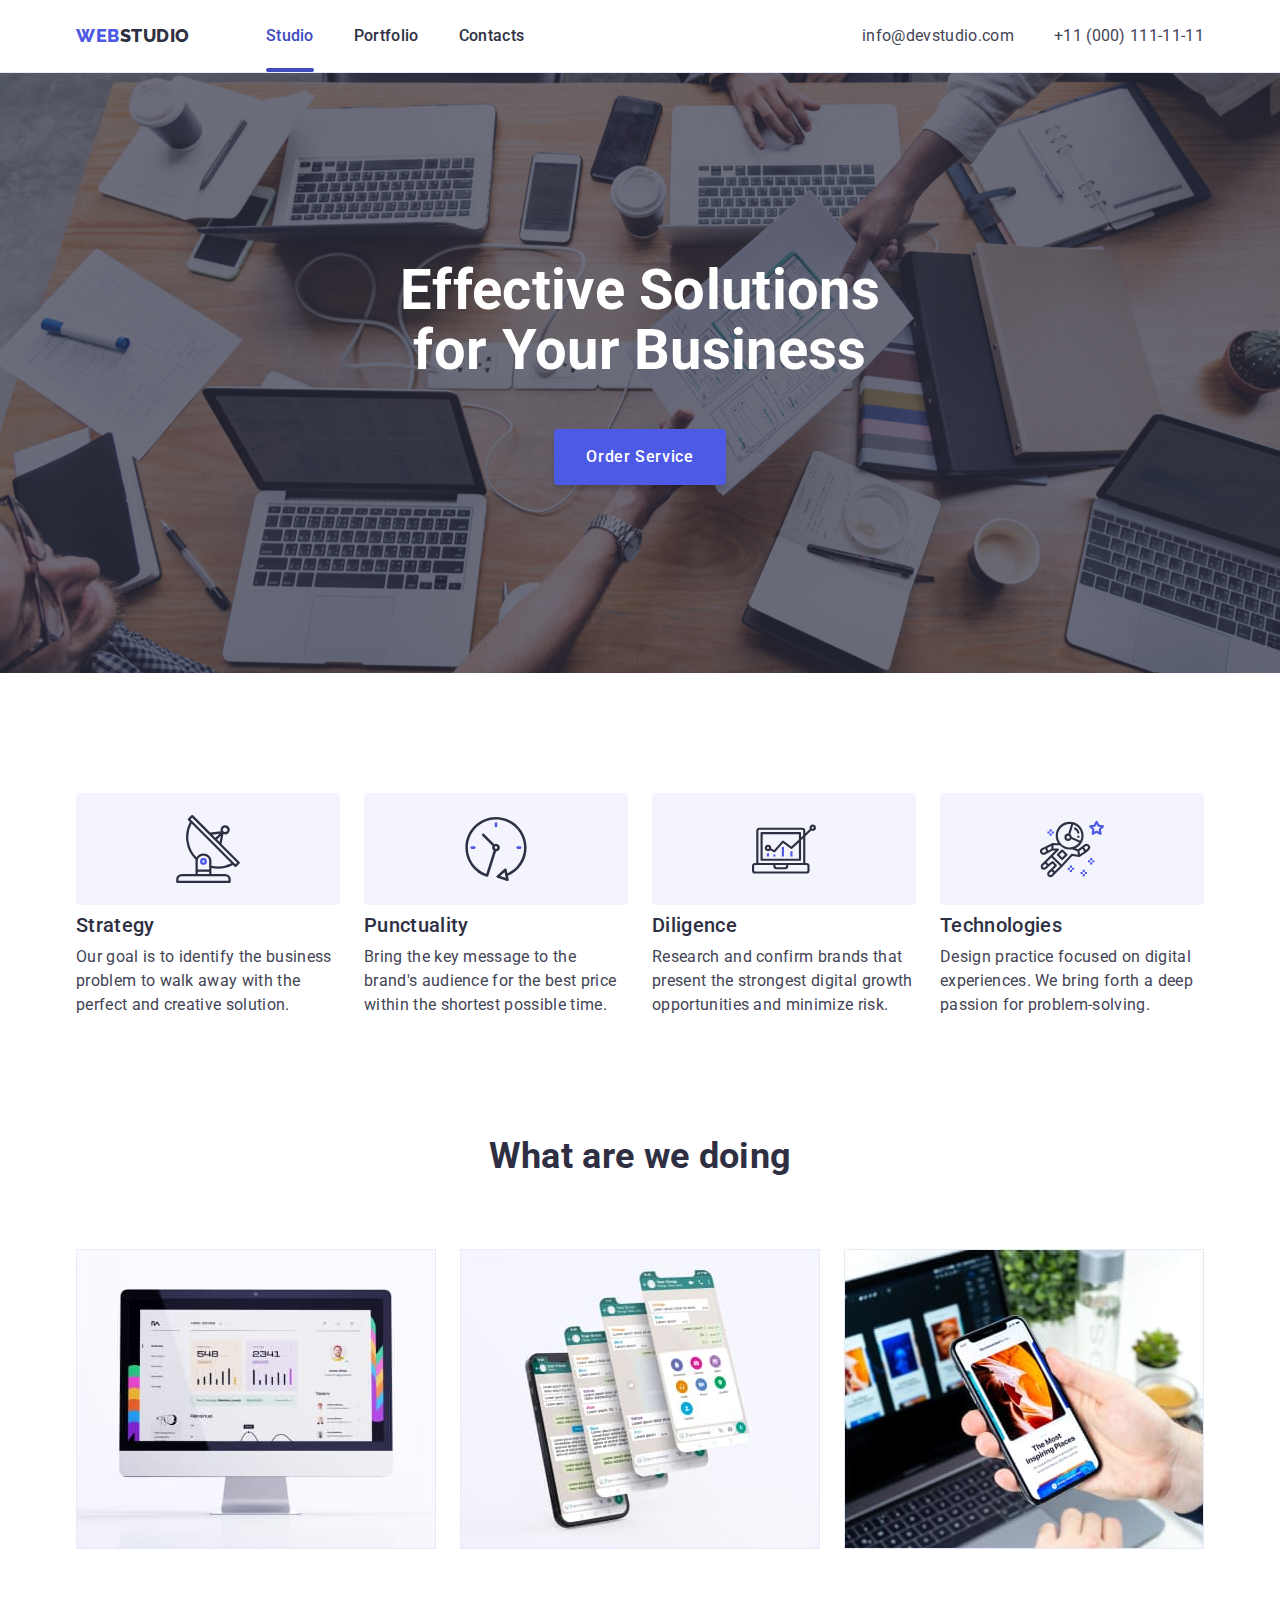
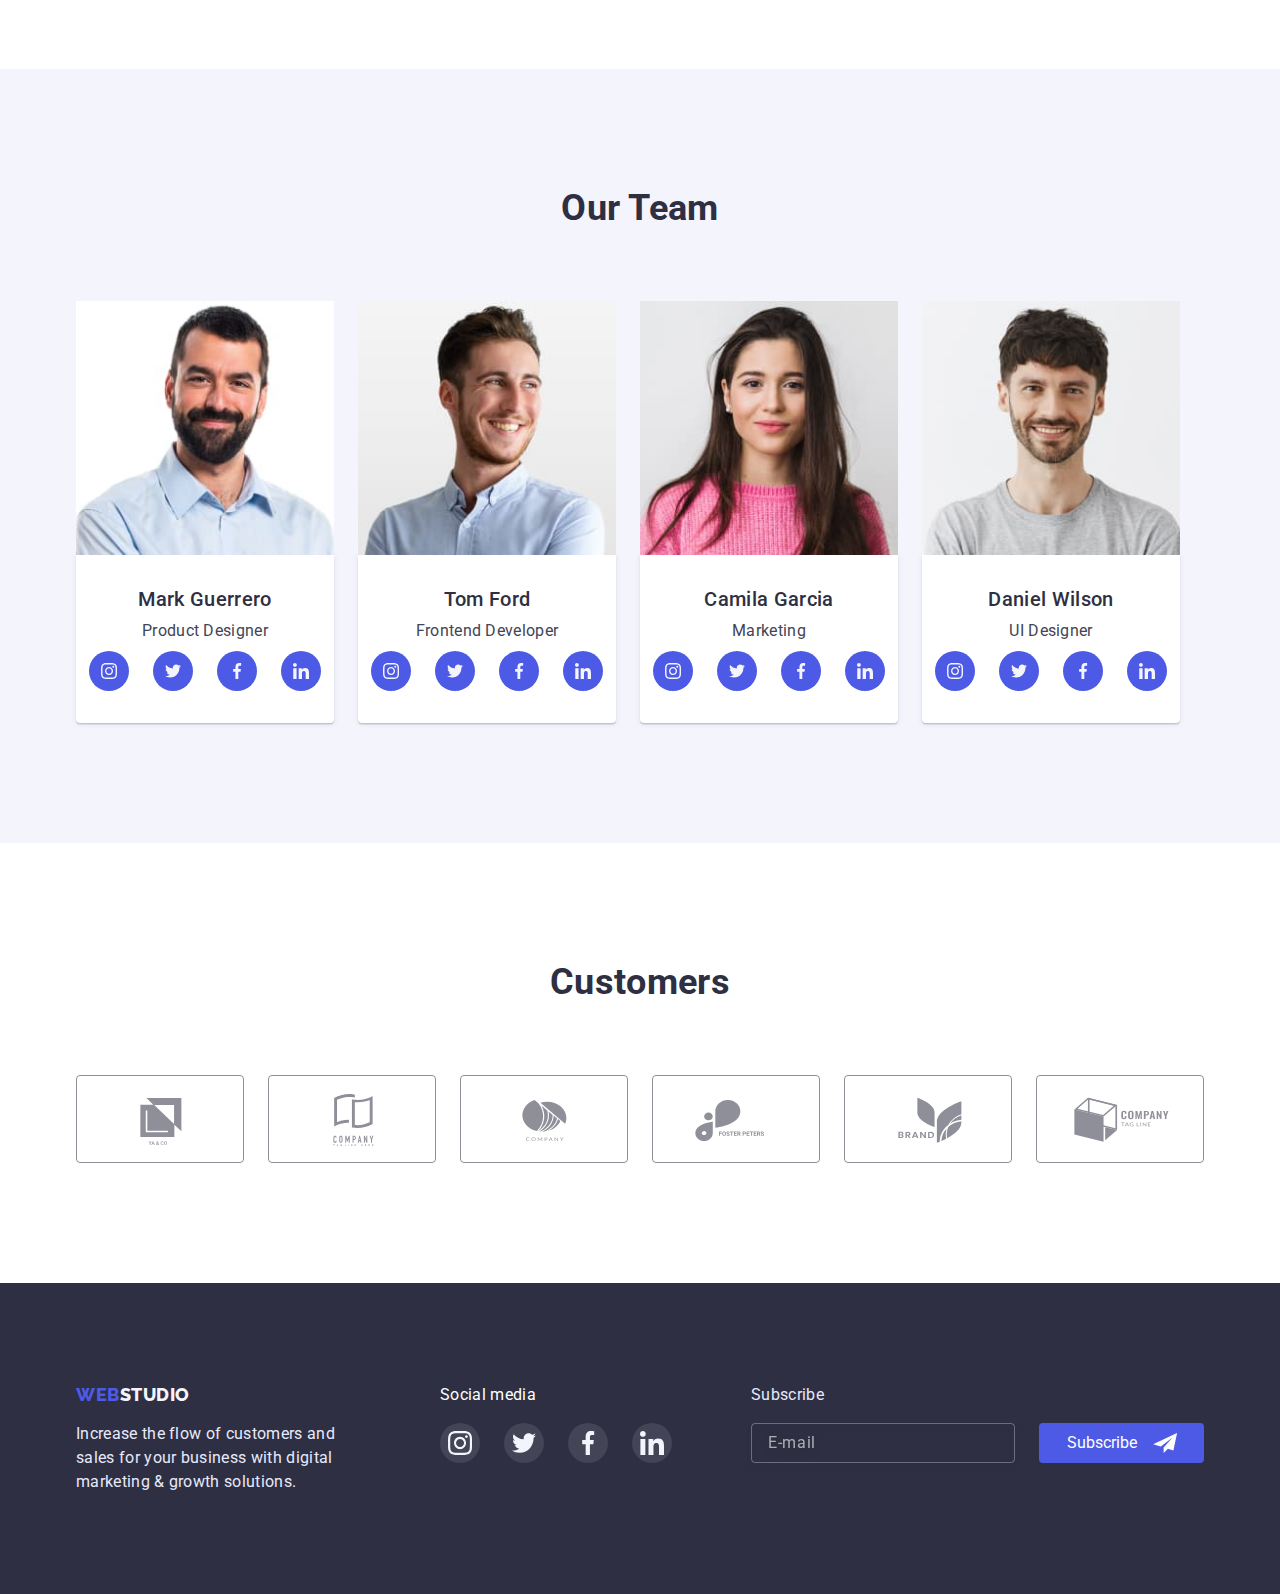
<file: index.html>
<!DOCTYPE html>
<html lang="en">
  <head>
    <meta charset="UTF-8" />
    <meta http-equiv="X-UA-Compatible" content="IE=edge" />
    <meta name="viewport" content="width=device-width, initial-scale=1.0" />
    <title>Document</title>
    <link rel="preconnect" href="https://fonts.googleapis.com" />
    <link rel="preconnect" href="https://fonts.gstatic.com" crossorigin />
    <link
      href="https://fonts.googleapis.com/css2?family=Raleway:wght@800&family=Roboto:wght@400;500;700;900&display=swap"
      rel="stylesheet"
    />
    <link
      rel="stylesheet"
      href="https://cdnjs.cloudflare.com/ajax/libs/modern-normalize/1.0.0/modern-normalize.min.css"
    />
    <link rel="stylesheet" href="./css/styles.css" />
  </head>
  <body>
    <!-- Header -->
    <header class="page-header">
      <div class="container header-flex">
        <nav class="header-flex">
          <a href="./index.html" class="logo link"> <span>Web</span>Studio</a>
          <ul class="site-nav list">
            <li class="item"><a href="" class="link current">Studio</a></li>
            <li class="item">
              <a href="./portfolio.html" class="link">Portfolio</a>
            </li>
            <li class="item"><a href="" class="link">Contacts</a></li>
          </ul>
        </nav>
        <address class="contacts">
          <ul class="contacts list">
            <li class="item">
              <a href="mailto:info@devstudio.com" class="link"
                >info@devstudio.com</a
              >
            </li>
            <li class="item">
              <a href="tel:+110001111111" class="link">+11 (000) 111-11-11</a>
            </li>
          </ul>
        </address>
      </div>
    </header>
    <!-- Main -->
    <main>
      <!-- Image Hero -->
      <section class="hero">
        <div class="container">
          <h1 class="hero-title">Effective Solutions for Your Business</h1>
          <button type="button" class="button btn-order" data-modal-open>
            Order Service
          </button>
        </div>
      </section>
      <!-- Features section -->
      <section class="section">
        <div class="container">
          <h2 class="visually-hidden">Features</h2>
          <ul class="feature-list list">
            <li class="feature-item item">
              <h3 class="title">Strategy</h3>
              <p class="text">
                Our goal is to identify the business problem to walk away with
                the perfect and creative solution.
              </p>
            </li>
            <li class="feature-item item">
              <h3 class="title">Punctuality</h3>
              <p class="text">
                Bring the key message to the brand's audience for the best price
                within the shortest possible time.
              </p>
            </li>
            <li class="feature-item item">
              <h3 class="title">Diligence</h3>
              <p class="text">
                Research and confirm brands that present the strongest digital
                growth opportunities and minimize risk.
              </p>
            </li>
            <li class="feature-item item">
              <h3 class="title">Technologies</h3>
              <p class="text">
                Design practice focused on digital experiences. We bring forth a
                deep passion for problem-solving.
              </p>
            </li>
          </ul>
        </div>
      </section>
      <!-- "What are we doing" section -->
      <section class="section section-top">
        <div class="container">
          <h2 class="section-title">What are we doing</h2>
          <ul class="skills-list list">
            <li class="skills-item">
              <img
                src="./images/skills/img-1.jpg"
                alt="Imac"
                width="360"
                height="300"
              />
            </li>
            <li class="skills-item">
              <img
                src="./images/skills/img-2.jpg"
                alt="application"
                width="360"
                height="300"
              />
            </li>
            <li class="skills-item">
              <img
                src="./images/skills/img-3.jpg"
                alt="phone"
                width="360"
                height="300"
              />
            </li>
          </ul>
        </div>
      </section>
      <!-- Our Team section -->
      <section class="section section-bg">
        <div class="container">
          <h2 class="team-title section-title">Our Team</h2>
          <ul class="team-list list">
            <li class="team-item">
              <img
                src="./images/employees/mark-guerrero.jpg"
                alt="Photo Mark Guerrero"
                width="264"
                height="260"
              />
              <div class="team-card">
                <h3 class="title">Mark Guerrero</h3>
                <p class="text">Product Designer</p>
                <ul class="sm-list list">
                  <li class="sm-item">
                    <a href="https://www.instagram.com/" class="sm-link">
                      <svg class="sm-link-icon" width="16" height="16">
                        <use
                          href="./images/icons/symbol-defs.svg#icon-instagram"
                        ></use>
                      </svg>
                    </a>
                  </li>
                  <li class="sm-item">
                    <a href="https://twitter.com/" class="sm-link">
                      <svg class="sm-link-icon" width="16" height="16">
                        <use
                          href="./images/icons/symbol-defs.svg#icon-twitter"
                        ></use>
                      </svg>
                    </a>
                  </li>
                  <li class="sm-item">
                    <a href="https://www.facebook.com/" class="sm-link">
                      <svg class="sm-link-icon" width="16" height="16">
                        <use
                          href="./images/icons/symbol-defs.svg#icon-facebook"
                        ></use>
                      </svg>
                    </a>
                  </li>
                  <li class="sm-item">
                    <a href="https://www.linkedin.com/" class="sm-link">
                      <svg class="sm-link-icon" width="16" height="16">
                        <use
                          href="./images/icons/symbol-defs.svg#icon-linkedin"
                        ></use>
                      </svg>
                    </a>
                  </li>
                </ul>
              </div>
            </li>
            <li class="team-item">
              <img
                src="./images/employees/tom-ford.jpg"
                alt="Photo Tom Ford"
                width="264"
                height="260"
              />
              <div class="team-card">
                <h3 class="title">Tom Ford</h3>
                <p class="text">Frontend Developer</p>
                <ul class="sm-list list">
                  <li class="sm-item">
                    <a href="https://www.instagram.com/" class="sm-link">
                      <svg class="sm-link-icon" width="16" height="16">
                        <use
                          href="./images/icons/symbol-defs.svg#icon-instagram"
                        ></use>
                      </svg>
                    </a>
                  </li>
                  <li class="sm-item">
                    <a href="https://twitter.com/" class="sm-link">
                      <svg class="sm-link-icon" width="16" height="16">
                        <use
                          href="./images/icons/symbol-defs.svg#icon-twitter"
                        ></use>
                      </svg>
                    </a>
                  </li>
                  <li class="sm-item">
                    <a href="https://www.facebook.com/" class="sm-link">
                      <svg class="sm-link-icon" width="16" height="16">
                        <use
                          href="./images/icons/symbol-defs.svg#icon-facebook"
                        ></use>
                      </svg>
                    </a>
                  </li>
                  <li class="sm-item">
                    <a href="https://www.linkedin.com/" class="sm-link">
                      <svg class="sm-link-icon" width="16" height="16">
                        <use
                          href="./images/icons/symbol-defs.svg#icon-linkedin"
                        ></use>
                      </svg>
                    </a>
                  </li>
                </ul>
              </div>
            </li>
            <li class="team-item">
              <img
                src="./images/employees/camila-garcia.jpg"
                alt="Photo Camila Garcia"
                width="264"
                height="260"
              />
              <div class="team-card">
                <h3 class="title">Camila Garcia</h3>
                <p class="text">Marketing</p>
                <ul class="sm-list list">
                  <li class="sm-item">
                    <a href="https://www.instagram.com/" class="sm-link">
                      <svg class="sm-link-icon" width="16" height="16">
                        <use
                          href="./images/icons/symbol-defs.svg#icon-instagram"
                        ></use>
                      </svg>
                    </a>
                  </li>
                  <li class="sm-item">
                    <a href="https://twitter.com/" class="sm-link">
                      <svg class="sm-link-icon" width="16" height="16">
                        <use
                          href="./images/icons/symbol-defs.svg#icon-twitter"
                        ></use>
                      </svg>
                    </a>
                  </li>
                  <li class="sm-item">
                    <a href="https://www.facebook.com/" class="sm-link">
                      <svg class="sm-link-icon" width="16" height="16">
                        <use
                          href="./images/icons/symbol-defs.svg#icon-facebook"
                        ></use>
                      </svg>
                    </a>
                  </li>
                  <li class="sm-item">
                    <a href="https://www.linkedin.com/" class="sm-link">
                      <svg class="sm-link-icon" width="16" height="16">
                        <use
                          href="./images/icons/symbol-defs.svg#icon-linkedin"
                        ></use>
                      </svg>
                    </a>
                  </li>
                </ul>
              </div>
            </li>
            <li class="team-item">
              <img
                src="./images/employees/daniel-wilson.jpg"
                alt="Photo Daniel Wilson"
                width="264"
                height="260"
              />
              <div class="team-card">
                <h3 class="title">Daniel Wilson</h3>
                <p class="text">UI Designer</p>
                <ul class="sm-list list">
                  <li class="sm-item">
                    <a href="https://www.instagram.com/" class="sm-link">
                      <svg class="sm-link-icon" width="16" height="16">
                        <use
                          href="./images/icons/symbol-defs.svg#icon-instagram"
                        ></use>
                      </svg>
                    </a>
                  </li>
                  <li class="sm-item">
                    <a href="https://twitter.com/" class="sm-link">
                      <svg class="sm-link-icon" width="16" height="16">
                        <use
                          href="./images/icons/symbol-defs.svg#icon-twitter"
                        ></use>
                      </svg>
                    </a>
                  </li>
                  <li class="sm-item">
                    <a href="https://www.facebook.com/" class="sm-link">
                      <svg class="sm-link-icon" width="16" height="16">
                        <use
                          href="./images/icons/symbol-defs.svg#icon-facebook"
                        ></use>
                      </svg>
                    </a>
                  </li>
                  <li class="sm-item">
                    <a href="https://www.linkedin.com/" class="sm-link">
                      <svg class="sm-link-icon" width="16" height="16">
                        <use
                          href="./images/icons/symbol-defs.svg#icon-linkedin"
                        ></use>
                      </svg>
                    </a>
                  </li>
                </ul>
              </div>
            </li>
          </ul>
        </div>
      </section>
      <!-- Customers -->
      <section class="section container">
        <h2 class="section-title">Customers</h2>
        <ul class="list customers-list">
          <li class="customer-item">
            <a href="" class="customer-link link"
              ><svg class="customer-icon" width="104px" height="56px">
                <use
                  href="./images/icons/symbol-defs.svg#icon-logo-1"
                ></use></svg
            ></a>
          </li>
          <li class="customer-item">
            <a href="" class="customer-link link"
              ><svg class="customer-icon" width="104px" height="56px">
                <use
                  href="./images/icons/symbol-defs.svg#icon-logo-2"
                ></use></svg
            ></a>
          </li>
          <li class="customer-item">
            <a href="" class="customer-link link"
              ><svg class="customer-icon" width="104px" height="56px">
                <use
                  href="./images/icons/symbol-defs.svg#icon-logo-3"
                ></use></svg
            ></a>
          </li>
          <li class="customer-item">
            <a href="" class="customer-link link"
              ><svg class="customer-icon" width="104px" height="56px">
                <use
                  href="./images/icons/symbol-defs.svg#icon-logo-4"
                ></use></svg
            ></a>
          </li>
          <li class="customer-item">
            <a href="" class="customer-link link"
              ><svg class="customer-icon" width="104px" height="56px">
                <use
                  href="./images/icons/symbol-defs.svg#icon-logo-5"
                ></use></svg
            ></a>
          </li>
          <li class="customer-item">
            <a href="" class="customer-link link"
              ><svg class="customer-icon" width="104px" height="56px">
                <use
                  href="./images/icons/symbol-defs.svg#icon-logo-6"
                ></use></svg
            ></a>
          </li>
        </ul>
      </section>
    </main>
    <!-- Footer -->
    <footer>
      <div class="container footer-flex">
        <div class="footer-logo">
          <a href="./index.html" class="logo link"> <span>Web</span>Studio </a>
          <p class="text">
            Increase the flow of customers and sales for your business with
            digital marketing & growth solutions.
          </p>
        </div>
        <div class="footer-sm">
          <h3 class="text">Social media</h3>
          <ul class="sm-list list">
            <li class="sm-item">
              <a href="https://www.instagram.com/" class="sm-link">
                <svg class="sm-link-icon" width="24" height="24">
                  <use
                    href="./images/icons/symbol-defs.svg#icon-instagram"
                  ></use>
                </svg>
              </a>
            </li>
            <li class="sm-item">
              <a href="https://twitter.com/" class="sm-link">
                <svg class="sm-link-icon" width="24" height="24">
                  <use href="./images/icons/symbol-defs.svg#icon-twitter"></use>
                </svg>
              </a>
            </li>
            <li class="sm-item">
              <a href="https://www.facebook.com/" class="sm-link">
                <svg class="sm-link-icon" width="24" height="24">
                  <use
                    href="./images/icons/symbol-defs.svg#icon-facebook"
                  ></use>
                </svg>
              </a>
            </li>
            <li class="sm-item">
              <a href="https://www.linkedin.com/" class="sm-link">
                <svg class="sm-link-icon" width="24" height="24">
                  <use
                    href="./images/icons/symbol-defs.svg#icon-linkedin"
                  ></use>
                </svg>
              </a>
            </li>
          </ul>
        </div>
        <div class="fotter-form-subscribe">
          <p class="footer-form-text text">Subscribe</p>
          <form action="" class="footer-form">
            <input
              type="email"
              class="footer-form-input"
              name="user_email"
              placeholder="E-mail"
            />
            <button type="submit" class="footer-form-submit">
              Subscribe
              <svg width="24" height="20">
                <use href="./images/icons/symbol-defs.svg#icon-icon-send"></use>
              </svg>
            </button>
          </form>
        </div>
      </div>
    </footer>
    <!-- Modal -->
    <div class="backdrop is-hidden" data-modal>
      <div class="modal">
        <button type="button" class="modal-close-button" data-modal-close>
          <svg class="modal-close-button-icon" width="8" height="8">
            <use href="./images/icons/symbol-defs.svg#icon-close-modal"></use>
          </svg>
        </button>
        <p>Leave your contacts and we will call you back</p>
        <form class="modal-form">
          <label class="modal-form-field">
            <span class="modal-form-input-desc">Name</span>
            <span class="modal-form-input-wrapper">
              <input type="text" name="user_name" class="modal-form-input" />
              <svg class="modal-form-input-icon" width="18" height="18">
                <use href="./images/icons/symbol-defs.svg#icon-person"></use>
              </svg>
            </span>
          </label>
          <label class="modal-form-field">
            <span class="modal-form-input-desc">Phone</span>
            <span class="modal-form-input-wrapper">
              <input type="tel" name="user_phone" class="modal-form-input" />
              <svg class="modal-form-input-icon" width="18" height="24">
                <use href="./images/icons/symbol-defs.svg#icon-phone"></use>
              </svg>
            </span>
          </label>
          <label class="modal-form-field">
            <span class="modal-form-input-desc">Email</span>
            <span class="modal-form-input-wrapper">
              <input type="email" name="user_email" class="modal-form-input" />
              <svg class="modal-form-input-icon" width="18" height="24">
                <use href="./images/icons/symbol-defs.svg#icon-email"></use>
              </svg>
            </span>
          </label>
          <label class="modal-form-field">
            <span class="modal-form-input-desc">Comment</span>
            <textarea
              name="user_message"
              class="modal-form-message"
              placeholder="Text input"
            ></textarea>
          </label>
          <input
            id="user-policy"
            type="checkbox"
            name="user_policy"
            class="modal-form-checkbox visually-hidden"
          />
          <label for="user-policy" class="modal-form-checkbox-desc"
            >I accept the terms and conditions of the&nbsp;<a href=""
              >Privacy Policy</a
            ></label
          >
          <button type="submit" class="modal-form-submit">Send</button>
        </form>
      </div>
    </div>
    <script src="./js/modal.js"></script>
  </body>
</html>
</file>
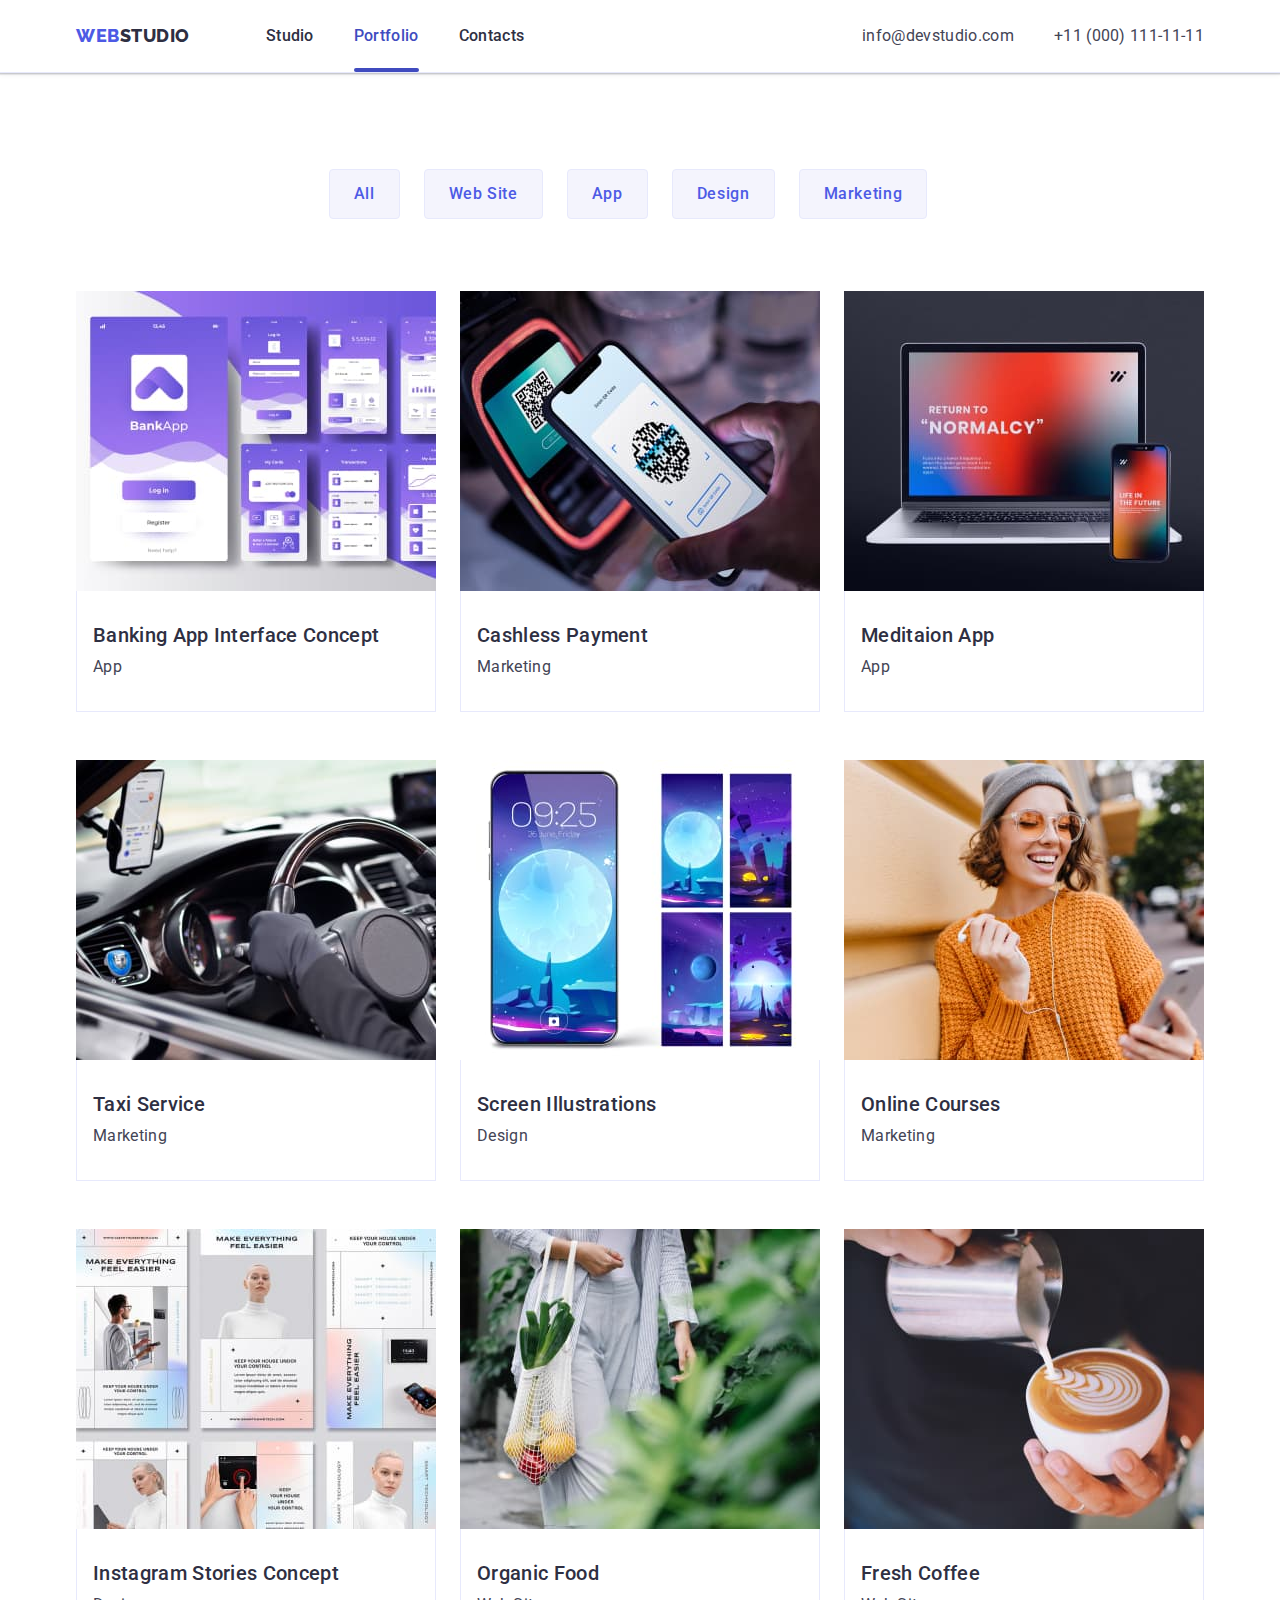
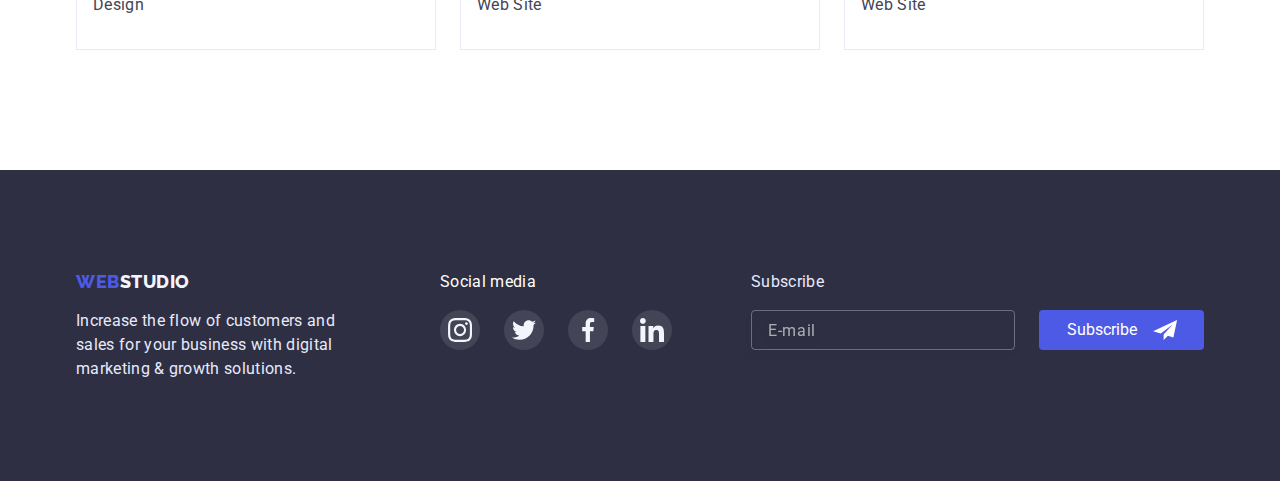
<file: portfolio.html>
<!DOCTYPE html>
<html lang="en">
  <head>
    <meta charset="UTF-8" />
    <meta http-equiv="X-UA-Compatible" content="IE=edge" />
    <meta name="viewport" content="width=device-width, initial-scale=1.0" />

    <title>Document</title>
    <link rel="preconnect" href="https://fonts.googleapis.com" />
    <link rel="preconnect" href="https://fonts.gstatic.com" crossorigin />
    <link
      href="https://fonts.googleapis.com/css2?family=Raleway:wght@800&family=Roboto:wght@400;500;700;900&display=swap"
      rel="stylesheet"
    />
    <link
      rel="stylesheet"
      href="https://cdnjs.cloudflare.com/ajax/libs/modern-normalize/1.0.0/modern-normalize.min.css"
    />
    <link rel="stylesheet" href="./css/styles.css" />
  </head>
  <body>
    <!-- Header -->
    <header class="page-header">
      <div class="container header-flex">
        <nav class="header-flex">
          <a href="./index.html" class="logo link"> <span>Web</span>Studio</a>
          <ul class="site-nav list">
            <li class="item">
              <a href="./index.html" class="link">Studio</a>
            </li>
            <li class="item">
              <a href="./portfolio.html" class="link current">Portfolio</a>
            </li>
            <li class="item"><a href="" class="link">Contacts</a></li>
          </ul>
        </nav>
        <address class="contacts">
          <ul class="contacts list">
            <li class="item">
              <a href="mailto:info@devstudio.com" class="link"
                >info@devstudio.com</a
              >
            </li>
            <li class="item">
              <a href="tel:+110001111111" class="link">+11 (000) 111-11-11</a>
            </li>
          </ul>
        </address>
      </div>
    </header>
    <!-- Main -->
    <main>
      <section class="portfolio-section">
        <div class="container">
          <h1 class="visually-hidden">Our works</h1>
          <ul class="filter list">
            <li>
              <button type="button" class="filter-btn">All</button>
            </li>
            <li>
              <button type="button" class="filter-btn">Web Site</button>
            </li>
            <li>
              <button type="button" class="filter-btn">App</button>
            </li>
            <li>
              <button type="button" class="filter-btn">Design</button>
            </li>
            <li>
              <button type="button" class="filter-btn">Marketing</button>
            </li>
          </ul>
          <ul class="works list">
            <li class="work-item">
              <a href="" class="link">
                <div class="work-img-wrapper">
                  <img
                    src="./images/portfolio/banking-app.jpg"
                    alt="banking app"
                    width="360"
                    height="300"
                  />
                  <p class="overlay">
                    14 Stylish and User-Friendly App Design Concepts · Task
                    Manager App · Calorie Tracker App · Exotic Fruit Ecommerce
                    App · Cloud Storage App
                  </p>
                </div>
                <div class="work-card">
                  <h2 class="title">Banking App Interface Concept</h2>
                  <p class="text">App</p>
                </div>
              </a>
            </li>
            <li class="work-item">
              <a href="" class="link work-link">
                <div class="work-img-wrapper">
                  <img
                    src="./images/portfolio/payment.jpg"
                    alt="phone"
                    width="360"
                    height="300"
                  />
                  <p class="overlay">
                    14 Stylish and User-Friendly App Design Concepts · Task
                    Manager App · Calorie Tracker App · Exotic Fruit Ecommerce
                    App · Cloud Storage App
                  </p>
                </div>
                <div class="work-card">
                  <h2 class="title">Cashless Payment</h2>
                  <p class="text">Marketing</p>
                </div>
              </a>
            </li>
            <li class="work-item">
              <a href="" class="link"
                ><div class="work-img-wrapper">
                  <img
                    src="./images/portfolio/meditation-app.jpg"
                    alt="gadgets"
                    width="360"
                    height="300"
                  />
                  <p class="overlay">
                    14 Stylish and User-Friendly App Design Concepts · Task
                    Manager App · Calorie Tracker App · Exotic Fruit Ecommerce
                    App · Cloud Storage App
                  </p>
                </div>

                <div class="work-card">
                  <h2 class="title">Meditaion App</h2>
                  <p class="text">App</p>
                </div>
              </a>
            </li>
            <li class="work-item">
              <a href="" class="link">
                <div class="work-img-wrapper">
                  <img
                    src="./images/portfolio/taxi-service.jpg"
                    alt="car interior"
                    width="360"
                    height="300"
                  />
                  <p class="overlay">
                    14 Stylish and User-Friendly App Design Concepts · Task
                    Manager App · Calorie Tracker App · Exotic Fruit Ecommerce
                    App · Cloud Storage App
                  </p>
                </div>

                <div class="work-card">
                  <h2 class="title">Taxi Service</h2>
                  <p class="text">Marketing</p>
                </div>
              </a>
            </li>
            <li class="work-item">
              <a href="" class="link"
                ><div class="work-img-wrapper">
                  <img
                    src="./images/portfolio/screen-illustrations.jpg"
                    alt="screen"
                    width="360"
                    height="300"
                  />
                  <p class="overlay">
                    14 Stylish and User-Friendly App Design Concepts · Task
                    Manager App · Calorie Tracker App · Exotic Fruit Ecommerce
                    App · Cloud Storage App
                  </p>
                </div>

                <div class="work-card">
                  <h2 class="title">Screen Illustrations</h2>
                  <p class="text">Design</p>
                </div>
              </a>
            </li>
            <li class="work-item">
              <a href="" class="link"
                ><div class="work-img-wrapper">
                  <img
                    src="./images/portfolio/online-courses.jpg"
                    alt="girl"
                    width="360"
                    height="300"
                  />
                  <p class="overlay">
                    14 Stylish and User-Friendly App Design Concepts · Task
                    Manager App · Calorie Tracker App · Exotic Fruit Ecommerce
                    App · Cloud Storage App
                  </p>
                </div>

                <div class="work-card">
                  <h2 class="title">Online Courses</h2>
                  <p class="text">Marketing</p>
                </div>
              </a>
            </li>
            <li class="work-item">
              <a href="" class="link"
                ><div class="work-img-wrapper">
                  <img
                    src="./images/portfolio/instagram-stories.jpg"
                    alt="instagram"
                    width="360"
                    height="300"
                  />
                  <p class="overlay">
                    14 Stylish and User-Friendly App Design Concepts · Task
                    Manager App · Calorie Tracker App · Exotic Fruit Ecommerce
                    App · Cloud Storage App
                  </p>
                </div>

                <div class="work-card">
                  <h2 class="title">Instagram Stories Concept</h2>
                  <p class="text">Design</p>
                </div>
              </a>
            </li>
            <li class="work-item">
              <a href="" class="link"
                ><div class="work-img-wrapper">
                  <img
                    src="./images/portfolio/organic-food.jpg"
                    alt="vegetables"
                    width="360"
                    height="300"
                  />
                  <p class="overlay">
                    14 Stylish and User-Friendly App Design Concepts · Task
                    Manager App · Calorie Tracker App · Exotic Fruit Ecommerce
                    App · Cloud Storage App
                  </p>
                </div>

                <div class="work-card">
                  <h2 class="title">Organic Food</h2>
                  <p class="text">Web Site</p>
                </div>
              </a>
            </li>
            <li class="work-item">
              <a href="" class="link"
                ><div class="work-img-wrapper">
                  <img
                    src="./images/portfolio/fresh-coffee.jpg"
                    alt="coffee"
                    width="360"
                    height="300"
                  />
                  <p class="overlay">
                    14 Stylish and User-Friendly App Design Concepts · Task
                    Manager App · Calorie Tracker App · Exotic Fruit Ecommerce
                    App · Cloud Storage App
                  </p>
                </div>
                <div class="work-card">
                  <h2 class="title">Fresh Coffee</h2>
                  <p class="text">Web Site</p>
                </div>
              </a>
            </li>
          </ul>
        </div>
      </section>
    </main>
    <!-- Footer -->
    <footer>
      <div class="container footer-flex">
        <div class="footer-logo">
          <a href="./index.html" class="logo link"> <span>Web</span>Studio </a>
          <p class="text">
            Increase the flow of customers and sales for your business with
            digital marketing & growth solutions.
          </p>
        </div>
        <div class="footer-sm">
          <h3 class="text">Social media</h3>
          <ul class="sm-list list">
            <li class="sm-item">
              <a href="https://www.instagram.com/" class="sm-link">
                <svg class="sm-link-icon" width="24" height="24">
                  <use
                    href="./images/icons/symbol-defs.svg#icon-instagram"
                  ></use>
                </svg>
              </a>
            </li>
            <li class="sm-item">
              <a href="https://twitter.com/" class="sm-link">
                <svg class="sm-link-icon" width="24" height="24">
                  <use href="./images/icons/symbol-defs.svg#icon-twitter"></use>
                </svg>
              </a>
            </li>
            <li class="sm-item">
              <a href="https://www.facebook.com/" class="sm-link">
                <svg class="sm-link-icon" width="24" height="24">
                  <use
                    href="./images/icons/symbol-defs.svg#icon-facebook"
                  ></use>
                </svg>
              </a>
            </li>
            <li class="sm-item">
              <a href="https://www.linkedin.com/" class="sm-link">
                <svg class="sm-link-icon" width="24" height="24">
                  <use
                    href="./images/icons/symbol-defs.svg#icon-linkedin"
                  ></use>
                </svg>
              </a>
            </li>
          </ul>
        </div>
        <div class="fotter-form-subscribe">
          <p class="footer-form-text text">Subscribe</p>
          <form action="" class="footer-form">
            <input
              type="email"
              class="footer-form-input"
              name="user_email"
              placeholder="E-mail"
            />
            <button type="submit" class="footer-form-submit">
              Subscribe
              <svg width="24" height="20">
                <use href="./images/icons/symbol-defs.svg#icon-icon-send"></use>
              </svg>
            </button>
          </form>
        </div>
      </div>
    </footer>
  </body>
</html>
</file>
<file: css/styles.css>
:root {
  --primary-text-color: #2e2f42;
  --secondary-text-color: #434455;
  --accent-color: #4d5ae5;
  --secondary-accent-color: #404bbf;
  --secondary-bg-color: #f4f4fd;
  --white-color: #ffffff;
}

h1,
h2,
h3,
h4,
h5,
h6,
p {
  margin-top: 0;
  margin-bottom: 0;
  font: inherit;
}

ul,
ol {
  margin-top: 0;
  margin-bottom: 0;
  padding-left: 0;
}

img {
  display: block;
  max-width: 100%;
  height: auto;
}

body {
  background-color: var(--white-color);
  color: var(--primary-text-color);
  font-family: 'Roboto', sans-serif;
  letter-spacing: 0.02em;
  font-size: 16px;
  line-height: 1.5;
}

button {
  cursor: pointer;
  font-size: inherit;
  line-height: inherit;
}

.visually-hidden {
  position: absolute;
  width: 1px;
  height: 1px;
  margin: -1px;
  border: 0;
  padding: 0;

  white-space: nowrap;
  clip-path: inset(100%);
  clip: rect(0 0 0 0);
  overflow: hidden;
}

.list {
  list-style: none;
}

.link {
  text-decoration: none;
  color: inherit;
  display: block;
}

.logo {
  font-family: 'Raleway', sans-serif;
  text-transform: uppercase;
  letter-spacing: 0.03em;
  font-weight: 800;
  font-size: 18px;
  line-height: 1.3;
}

.logo span {
  color: var(--accent-color);
}

.title {
  font-weight: 500;
  font-size: 20px;
  line-height: 1.2;
  margin-bottom: 8px;
}

.text {
  color: var(--secondary-text-color);
}

.container {
  width: 1158px;
  margin-left: auto;
  margin-right: auto;
  padding-left: 15px;
  padding-right: 15px;
  /* outline: 2px solid red; */
}

/* Header */

.page-header {
  border-bottom: 1px solid #e7e9fc;
  box-shadow: 0px 2px 1px rgba(46, 47, 66, 0.08),
    0px 1px 1px rgba(46, 47, 66, 0.16), 0px 1px 6px rgba(46, 47, 66, 0.08);
}

.header-flex {
  display: flex;
  align-items: center;
}

header .link {
  padding-top: 24px;
  padding-bottom: 24px;
}

/* Site nav */

.site-nav {
  display: flex;
  font-weight: 500;
  margin-left: 76px;
}

.site-nav .link {
  position: relative;

  transition-property: color;
  transition-duration: 250ms;
  transition-timing-function: cubic-bezier(0.4, 0, 0.2, 1);
}

.site-nav .item:not(:last-child) {
  margin-right: 40px;
}

.site-nav .link.current {
  color: var(--secondary-accent-color);
}

.site-nav .link:hover,
.site-nav .link:focus {
  color: var(--secondary-accent-color);
}

.site-nav .link.current::after {
  position: absolute;
  display: block;
  content: '';
  height: 4px;
  width: 100%;
  background-color: var(--secondary-accent-color);
  border-radius: 2px;
  bottom: 0;
  left: 0;
}

/* Contacts */

.contacts {
  display: flex;
  margin-left: auto;
}

.contacts .item + .item {
  margin-left: 40px;
}

.contacts .link {
  font-style: normal;
  color: var(--secondary-text-color);

  transition-property: color;
  transition-duration: 250ms;
  transition-timing-function: cubic-bezier(0.4, 0, 0.2, 1);
}

.contacts .link:hover,
.contacts .link:focus {
  color: var(--secondary-accent-color);
}

/* Hero */

.hero {
  text-align: center;
  background-image: linear-gradient(
      rgba(46, 47, 66, 0.7),
      rgba(46, 47, 66, 0.7)
    ),
    url(../images/hero.jpg);
  background-repeat: no-repeat;
  background-size: cover;
  color: var(--white-color);
  padding-top: 188px;
  padding-bottom: 188px;
  max-width: 1440px;
  margin-left: auto;
  margin-right: auto;
}

.hero-title {
  font-weight: 700;
  font-size: 56px;
  line-height: 1.07;
  width: 494px;
  margin-left: auto;
  margin-right: auto;
  margin-bottom: 48px;
}

/* Sections */

.section {
  padding-top: 120px;
  padding-bottom: 120px;
}

.section-top {
  padding-top: 0;
}

.section-title {
  font-weight: 700;
  font-size: 36px;
  line-height: 1.11;
  margin-bottom: 72px;
  text-align: center;
}

.section-bg {
  background: var(--secondary-bg-color);
}

/* Features */

.feature-list {
  display: flex;
}

.feature-list .item:last-child {
  margin-right: 0;
}

.feature-item {
  width: 264px;
  margin-right: 24px;
}

.feature-item::before {
  display: block;
  content: '';
  background-color: var(--secondary-bg-color);
  height: 112px;
  margin-bottom: 8px;
  background-size: 64px;
  background-position: center;
  background-repeat: no-repeat;
  border-radius: 4px;
}

.feature-item:nth-child(1)::before {
  background-image: url(../images/icons/group.svg);
}

.feature-item:nth-child(2)::before {
  background-image: url(../images/icons/clock.svg);
}

.feature-item:nth-child(3)::before {
  background-image: url(../images/icons/diagram.svg);
}

.feature-item:nth-child(4)::before {
  background-image: url(../images/icons/astronaut.svg);
}

/* "What are we doing" and team sections */

.skills-list,
.team-list {
  display: flex;
}

.skills-item,
.team-item {
  margin-right: 24px;
}

.skills-item:last-child,
.skills-item:last-child {
  margin-right: 0px;
}

/* Our team */

.team-card {
  text-align: center;
  background: var(--white-color);
  box-shadow: 0px 1px 6px rgba(46, 47, 66, 0.08),
    0px 1px 1px rgba(46, 47, 66, 0.16), 0px 2px 1px rgba(46, 47, 66, 0.08);
  border-radius: 0px 0px 4px 4px;
  padding-top: 32px;
  padding-bottom: 32px;
}

.team-item {
  transition-property: box-shadow;
  transition-duration: 250ms;
  transition-timing-function: cubic-bezier(0.4, 0, 0.2, 1);
}

.team-item:hover {
  box-shadow: 0px 1px 6px rgba(46, 47, 66, 0.08),
    0px 1px 1px rgba(46, 47, 66, 0.16), 0px 2px 1px rgba(46, 47, 66, 0.08);
}

/* Customers */

.customers-list {
  display: flex;
  justify-content: center;
  gap: 24px;
}

.customer-link {
  display: flex;
  justify-content: center;
  align-items: center;
  width: 168px;
  height: 88px;
  fill: #8e8f99;
  border: 1px solid #8e8f99;
  border-radius: 4px;

  transition-property: border, fill;
  transition-duration: 250ms;
  transition-timing-function: cubic-bezier(0.4, 0, 0.2, 1);
}

.customer-link:hover,
.customer-link:focus {
  border: 1px solid var(--secondary-accent-color);
  fill: var(--secondary-accent-color);
}

.customer-icon: {
  fill: currentColor;
}

/* Buttons */

.btn-order {
  color: var(--white-color);
  background-color: var(--accent-color);
  font-weight: 500;
  letter-spacing: 0.04em;
  padding: 16px 32px;
  border: none;
  box-shadow: 0px 4px 4px rgba(0, 0, 0, 0.15);
  border-radius: 4px;

  transition-property: color, background-color;
  transition-duration: 250ms;
  transition-timing-function: cubic-bezier(0.4, 0, 0.2, 1);
}

.btn-order:hover,
.btn-order:focus {
  color: var(--white-color);
  background-color: var(--secondary-accent-color);
}

.sm-list {
  display: flex;
  justify-content: center;
  margin-top: 8px;
  gap: 24px;
}

.sm-link {
  display: flex;
  justify-content: center;
  align-items: center;
  width: 40px;
  height: 40px;
  background-color: var(--accent-color);
  border-radius: 50%;

  transition-property: background-color;
  transition-duration: 250ms;
  transition-timing-function: cubic-bezier(0.4, 0, 0.2, 1);
}

.sm-link:hover,
.sm-link:focus {
  background-color: var(--secondary-accent-color);
}

/* Portfolio */

.portfolio-section {
  padding-top: 96px;
  padding-bottom: 120px;
}

/* Filter */

.filter {
  display: flex;
  justify-content: center;
  margin-bottom: 72px;
}

.filter-btn {
  color: var(--accent-color);
  background-color: var(--secondary-bg-color);
  font-weight: 500;
  letter-spacing: 0.04em;
  margin-right: 24px;
  border: 1px solid #e7e9fc;
  border-radius: 4px;
  padding: 12px 24px;

  transition-property: box-shadow, background-color, color;
  transition-duration: 250ms;
  transition-timing-function: cubic-bezier(0.4, 0, 0.2, 1);
}

.filter-btn:hover,
.filter-btn:focus {
  color: var(--white-color);
  background-color: var(--secondary-accent-color);
  box-shadow: 0px 3px 1px rgba(0, 0, 0, 0.1), 0px 2px 1px rgba(0, 0, 0, 0.08);
}

/* Works */

.works {
  display: flex;
  flex-wrap: wrap;
}

.work-card {
  background: var(--white-color);
  border: 1px solid #e7e9fc;
  border-top: none;
  padding-top: 32px;
  padding-bottom: 32px;
  padding-left: 16px;
}

.work-item {
  width: 360px;
  margin-right: 24px;
  margin-bottom: 48px;
}

.work-item:nth-child(3n) {
  margin-right: 0;
}

.work-item:nth-last-child(-n + 3) {
  margin-bottom: 0;
}

.work-item .link:hover,
.work-item .link:focus {
  box-shadow: 0px 1px 6px rgba(46, 47, 66, 0.08),
    0px 1px 1px rgba(46, 47, 66, 0.16), 0px 2px 1px rgba(46, 47, 66, 0.08);
}

.work-item .link {
  transition-property: box-shadow;
  transition-duration: 250ms;
  transition-timing-function: cubic-bezier(0.4, 0, 0.2, 1);
}

.overlay {
  position: absolute;
  height: 100%;
  width: 100%;
  padding-left: 32px;
  padding-right: 32px;
  padding-top: 40px;
  text-align: justify;
  left: 0;
  top: 0;

  color: var(--secondary-bg-color);
  background-color: var(--accent-color);
  overflow: auto;

  transform: translateY(100%);

  transition-property: transform;
  transition-duration: 250ms;
  transition-timing-function: cubic-bezier(0.4, 0, 0.2, 1);
}

.work-img-wrapper {
  position: relative;
  overflow: hidden;
}

.work-item .link:hover .overlay,
.work-item .link:focus .overlay {
  transform: translateY(0);
}

/* Footer */

footer {
  background-color: var(--primary-text-color);
  padding-top: 100px;
  padding-bottom: 100px;
}

footer .logo {
  color: var(--secondary-bg-color);
  margin-bottom: 16px;
}
.footer-logo {
  margin-right: 100px;
}

footer .text {
  color: #e7e9fc;
  width: 264px;
}

.footer-flex {
  display: flex;
}

.footer-sm .text {
  color: var(--white-color);
  font-size: 16px;
  line-height: 1.5;
}

.footer-sm .sm-list {
  justify-content: start;
  margin-top: 16px;
}

.footer-sm .sm-link {
  background-color: rgba(255, 255, 255, 0.1);
  transition-property: background-color;
  transition-duration: 250ms;
  transition-timing-function: cubic-bezier(0.4, 0, 0.2, 1);
}

.footer-sm .sm-link:hover,
.footer-sm .sm-link:focus {
  background-color: #31d0aa;
}

.fotter-form-subscribe {
  margin-left: auto;
}

.footer-form {
  display: flex;
}

.footer-form-text {
  margin-bottom: 16px;
}

.footer-form-input {
  width: 264px;
  height: 40px;
  border: 1px solid rgba(255, 255, 255, 0.3);
  filter: drop-shadow(0px 4px 4px rgba(0, 0, 0, 0.15));
  border-radius: 4px;
  margin-right: 24px;
  background-color: transparent;
  color: var(--white-color);
  padding-left: 16px;
}

.footer-form-input::placeholder {
  line-height: 2;
  letter-spacing: 0.04em;
  color: rgba(255, 255, 255, 0.6);
}

.footer-form-submit {
  display: flex;
  justify-content: center;
  align-items: center;
  width: 165px;
  height: 40px;
  gap: 16px;
  background-color: var(--accent-color);
  color: var(--white-color);
  border-radius: 4px;
  border: none;

  transition-property: color, background-color;
  transition-duration: 250ms;
  transition-timing-function: cubic-bezier(0.4, 0, 0.2, 1);
}

.footer-form-submit:hover,
.footer-form-submit:focus {
  color: var(--white-color);
  background-color: var(--secondary-accent-color);
}

/* Modal window */

.backdrop {
  position: fixed;
  top: 0;
  left: 0;
  z-index: inherit;
  width: 100%;
  height: 100%;
  background-color: rgba(46, 47, 66, 0.4);
  transition-property: opacity, visibility;
  transition-duration: 250ms;
  transition-timing-function: cubic-bezier(0.4, 0, 0.2, 1);
}

.backdrop.is-hidden {
  opacity: 0;
  visibility: hidden;
  pointer-events: none;
}

.modal {
  position: absolute;
  top: 50%;
  left: 50%;
  transform: translate(-50%, -50%);
  width: 408px;
  background-color: #fcfcfc;
  padding-top: 72px;
  padding-left: 24px;
  padding-right: 24px;
  padding-bottom: 24px;
}

.modal-close-button {
  position: absolute;
  top: 24px;
  right: 24px;
  display: flex;
  justify-content: center;
  align-items: center;
  width: 24px;
  height: 24px;
  border-radius: 50%;
  background-color: #e7e9fc;
  border: 1px solid rgba(0, 0, 0, 0.1);
  padding: 0;
  transition-property: background-color;
  transition-duration: 250ms;
  transition-timing-function: cubic-bezier(0.4, 0, 0.2, 1);
}

.modal-close-button:hover,
.modal-close-button:focus {
  background-color: var(--secondary-accent-color);
}

.modal-close-button-icon {
  transition-property: fill;
  transition-duration: 250ms;
  transition-timing-function: cubic-bezier(0.4, 0, 0.2, 1);
}

.modal-close-button:hover .modal-close-button-icon,
.modal-close-button:focus .modal-close-button-icon {
  fill: var(--white-color);
}

/* Modal form */

.modal p {
  font-style: normal;
  font-weight: 500;
  text-align: center;
  color: var(--primary-text-color);
  margin-bottom: 14px;
}

.modal-form {
  display: flex;
  flex-direction: column;
}

.modal-form-field {
  margin-bottom: 8px;
}

.modal-form-input-desc {
  display: block;
  font-weight: 400;
  font-size: 12px;
  line-height: 1.33;
  letter-spacing: 0.04em;
  color: #8e8f99;
  margin-bottom: 4px;
}

.modal-form-input {
  width: 100%;
  height: 40px;
  border: 1px solid rgba(33, 33, 33, 0.2);
  border-radius: 4px;
  background-color: transparent;
  padding-left: 38px;
  font-size: 18px;
  transition: border-color 250ms cubic-bezier(0.4, 0, 0.2, 1);
}

.modal-form-input-wrapper {
  display: block;
  position: relative;
}

.modal-form-input-icon {
  position: absolute;
  top: 50%;
  left: 16px;
  transform: translateY(-50%);
  transition: fill 250ms cubic-bezier(0.4, 0, 0.2, 1);
}

.modal-form-input:focus {
  outline: none;
  border-color: var(--accent-color);
}
.modal-form-input:focus + .modal-form-input-icon {
  fill: var(--accent-color);
}

.modal-form-message {
  resize: none;
  width: 100%;
  height: 120px;
  padding: 8px 16px;
  font-size: 12px;
  line-height: 1.33;
  letter-spacing: 0.04em;
  border: 1px solid rgba(33, 33, 33, 0.2);
  border-radius: 4px;
  background-color: transparent;
  transition: border-color 250ms cubic-bezier(0.4, 0, 0.2, 1);
}

.modal-form-message::placeholder {
  color: rgba(117, 117, 117, 0.5);
}

.modal-form-message:focus {
  outline: none;
  border-color: var(--accent-color);
}

.modal-form-checkbox-desc:before {
  display: block;
  content: '';
  width: 16px;
  height: 16px;
  border: 1.25px solid #2e2f42;
  border-radius: 2px;
  cursor: pointer;
  margin-right: 8px;
  transition: border-color, background-color 250ms cubic-bezier(0.4, 0, 0.2, 1);
}

.modal-form-checkbox:checked + .modal-form-checkbox-desc::before {
  background-image: url(../images/icons/check.svg);
  background-color: var(--secondary-accent-color);
  background-repeat: no-repeat;
  background-position: center;
  border-color: var(--accent-color);
}

.modal-form-checkbox:focus + .modal-form-checkbox-desc::before {
  outline: 0.55px solid rgb(0, 95, 204);
}

.modal-form-checkbox-desc {
  display: flex;
  align-items: center;
  user-select: none;
  font-size: 12px;
  line-height: 1.33;
  letter-spacing: 0.04em;
  color: #757575;
  margin-bottom: 24px;
}

.modal-form-checkbox-desc a {
  text-decoration: ;
}

.modal-form-submit {
  display: block;
  align-self: center;
  color: var(--white-color);
  background-color: var(--accent-color);
  font-weight: 500;
  letter-spacing: 0.04em;
  width: 169px;
  height: 56px;
  border: none;
  box-shadow: 0px 4px 4px rgba(0, 0, 0, 0.15);
  border-radius: 4px;

  transition-property: color, background-color;
  transition-duration: 250ms;
  transition-timing-function: cubic-bezier(0.4, 0, 0.2, 1);
}

.modal-form-submit:hover,
.modal-form-submit:focus {
  color: var(--white-color);
  background-color: var(--secondary-accent-color);
}
</file>
